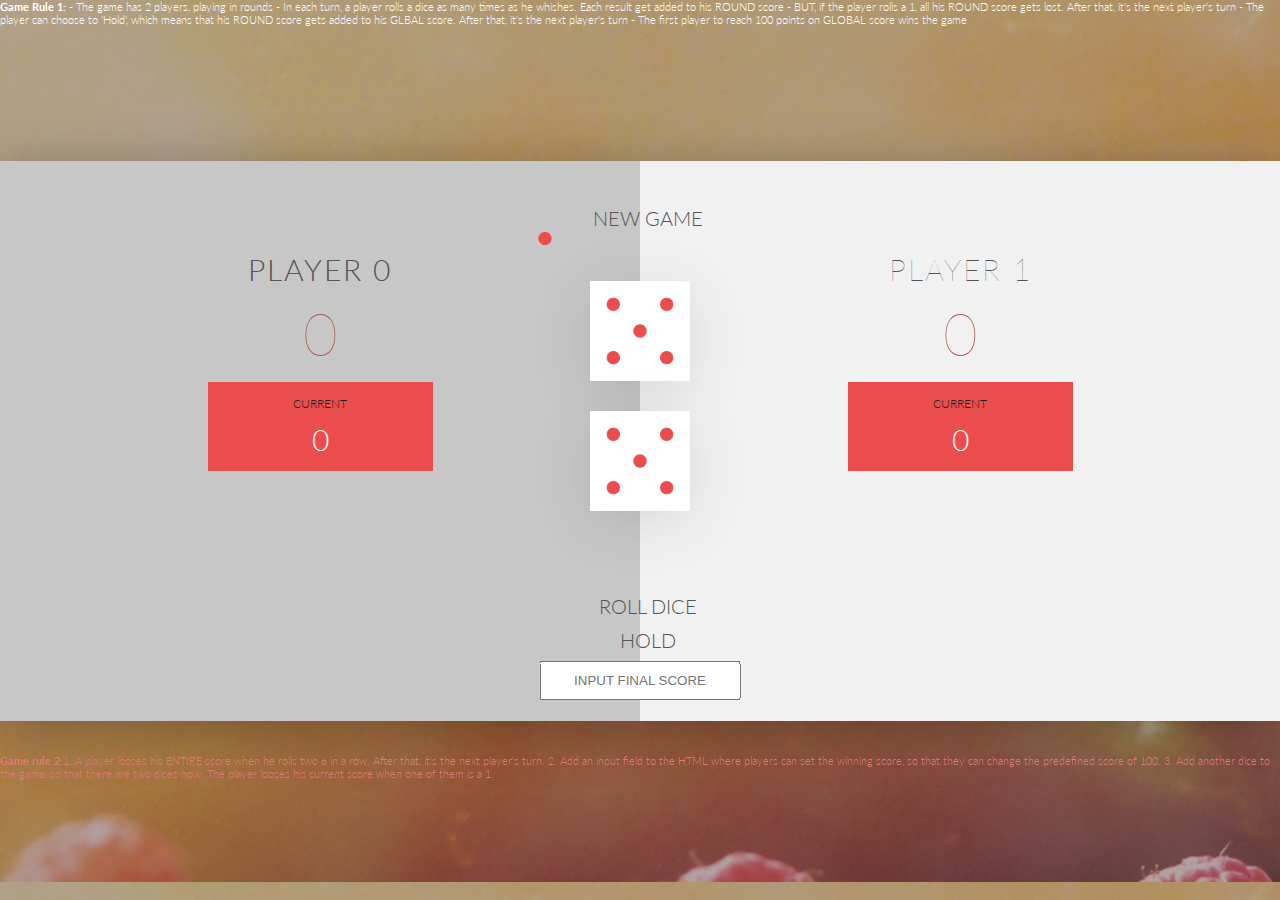
<file: projects/2_dice_game_js/index.html>
<!DOCTYPE html>
<html lang="en">

<head>
    <meta charset="UTF-8">
    <link href="https://fonts.googleapis.com/css?family=Lato:100,300,600" rel="stylesheet" type="text/css">
    <link href="http://code.ionicframework.com/ionicons/2.0.1/css/ionicons.min.css" rel="stylesheet" type="text/css">
    <link type="text/css" rel="stylesheet" href="style.css">

    <title>Pig Game</title>
</head>

<body>
    <p class="game-rule"><span>Game Rule 1: </span>- The game has 2 players, playing in rounds
        - In each turn, a player rolls a dice as many times as he whishes. Each result get added to his ROUND score
        - BUT, if the player rolls a 1, all his ROUND score gets lost. After that, it's the next player's turn
        - The player can choose to 'Hold', which means that his ROUND score gets added to his GLBAL score. After that,
        it's the next player's turn
        - The first player to reach 100 points on GLOBAL score wins the game</p>
    <div class="wrapper clearfix">
        <div class="player-0-panel active">
            <div class="player-name" id="name-0">Player 1</div>
            <div class="player-score" id="score-0">43</div>
            <div class="player-current-box">
                <div class="player-current-label">Current</div>
                <div class="player-current-score" id="current-0">11</div>
            </div>
        </div>

        <div class="player-1-panel">
            <div class="player-name" id="name-1">Player 2</div>
            <div class="player-score" id="score-1">72</div>
            <div class="player-current-box">
                <div class="player-current-label">Current</div>
                <div class="player-current-score" id="current-1">0</div>
            </div>
        </div>

        <button class="btn-new"><i class="ion-ios-plus-outline"></i>New game</button>
        <button class="btn-roll"><i class="ion-ios-loop"></i>Roll dice</button>
        <button class="btn-hold"><i class="ion-ios-download-outline"></i>Hold</button>

        <input type="text" placeholder="Input Final Score" class="input-score">

        <img src="dice-5.png" alt="Dice" class="dice" id="dice-1">
        <img src="dice-5.png" alt="Dice" class="dice" id="dice-2">
    </div>

    <div class="clearfix"></div>
    <p class="game-rule-2"><span>Game rule 2:</span>1. A player looses his ENTIRE score when he rolls two 6 in a row.
        After that, it's the next player's turn. 2. Add an input field to the HTML where players can set the winning
        score, so that they can change the predefined score of 100. 3. Add another dice to the game, so that there are
        two dices now. The player looses his current score when one of them is a 1. </p>
    <!-- <script src="app.js"></script> -->
    <script src="additional-condition.js"></script>
</body>

</html>
</file>
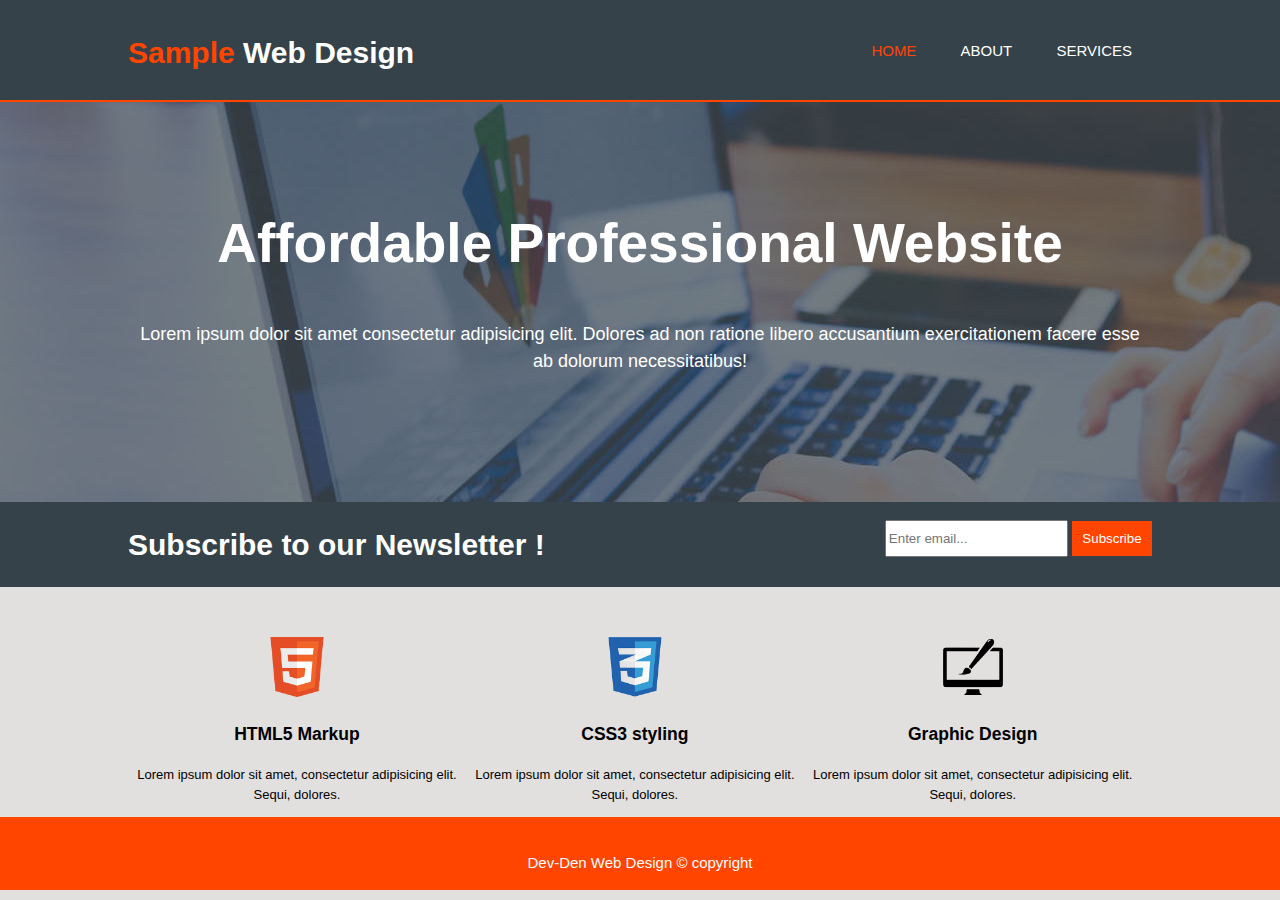
<file: projects/acme/index.html>
<!DOCTYPE html>
<html lang="en">


<head>
    <meta charset="UTF-8">
    <meta name="viewport" content="width=device-width">
    <meta http-equiv="X-UA-Compatible" content="ie=edge">
    <meta name="description" content="Affordable and professional web design">
    <meta name="keywords" content="web design, affordable web design, professional web design">
    <meta name="author" content="Joe">
    <link rel="stylesheet" href="style.css">
    <title>Sample Website</title>
</head>

<body>
    <header>
        <div class="container">
            <div id="branding">
                <h1><span class="highlight">Sample</span> Web Design</h1>
            </div>
            <nav>
                <ul>
                    <li class="current"><a href="index.html">Home</a></li>
                    <li><a href="about.html">About</a></li>
                    <li><a href="services.html">Services</a></li>
                </ul>
            </nav>
        </div>
    </header>

    <section id="showcase">
        <div class="container">
            <h1>Affordable Professional Website</h1>
            <p>Lorem ipsum dolor sit amet consectetur adipisicing elit. Dolores ad non ratione libero accusantium
                exercitationem facere esse ab dolorum necessitatibus!</p>

        </div>
    </section>

    <section id="newsletter">
        <div class="container">
            <h1> Subscribe to our Newsletter !</h1>
            <form>
                <input type="email" placeholder="Enter email...">
                <button type="submit" class="button_1">Subscribe</button>
            </form>
        </div>
    </section>

    <section id="boxes">
        <div class="container">
            <div class="box">
                <img src="img/logo_html.png" alt="">
                <h3>HTML5 Markup</h3>
                <p>Lorem ipsum dolor sit amet, consectetur adipisicing elit. Sequi, dolores.</p>
            </div>
            <div class="box">
                <img src="img/logo_css.png" alt="">
                <h3>CSS3 styling</h3>
                <p>Lorem ipsum dolor sit amet, consectetur adipisicing elit. Sequi, dolores.</p>
            </div>
            <div class="box">
                <img src="img/logo_brush.png" alt="">
                <h3>Graphic Design</h3>
                <p>Lorem ipsum dolor sit amet, consectetur adipisicing elit. Sequi, dolores.</p>
            </div>
        </div>
    </section>


    <footer>
        <p>Dev-Den Web Design &copy; copyright</p>
    </footer>
</body>

</html>
</file>
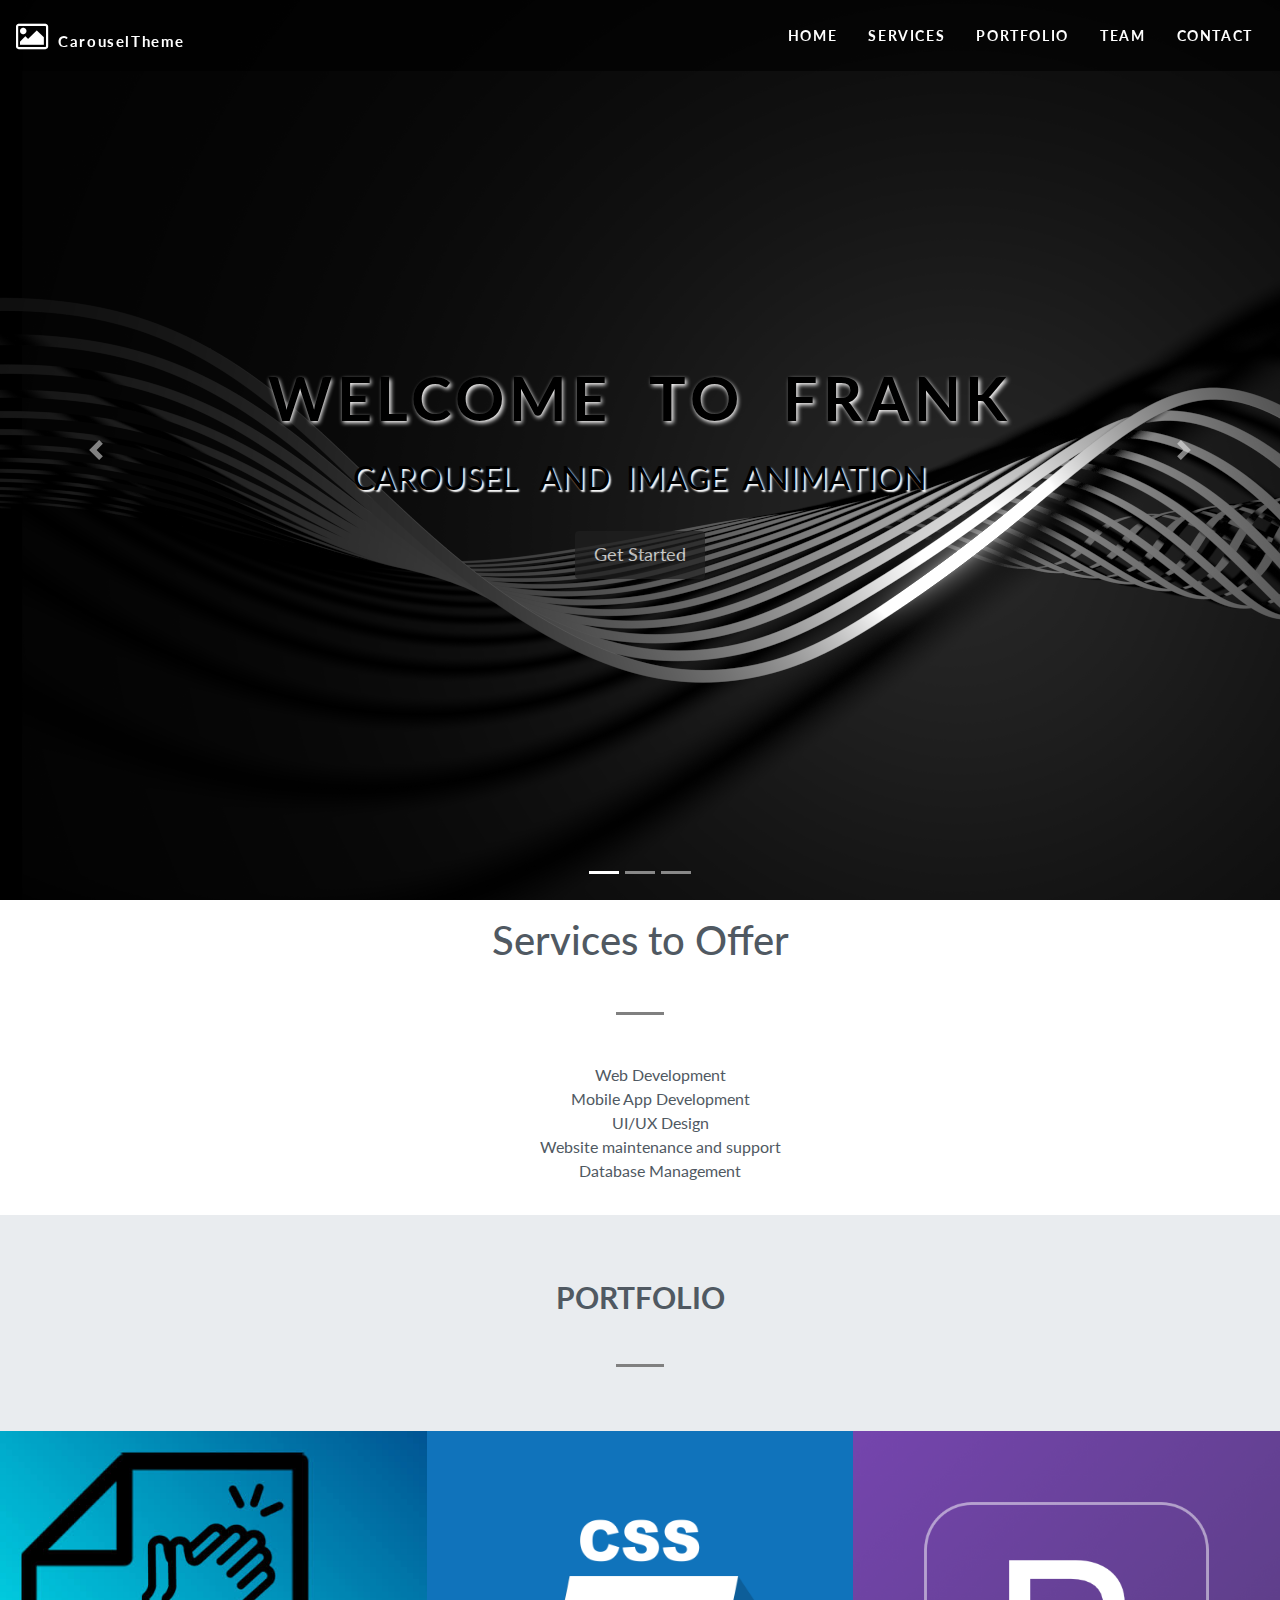
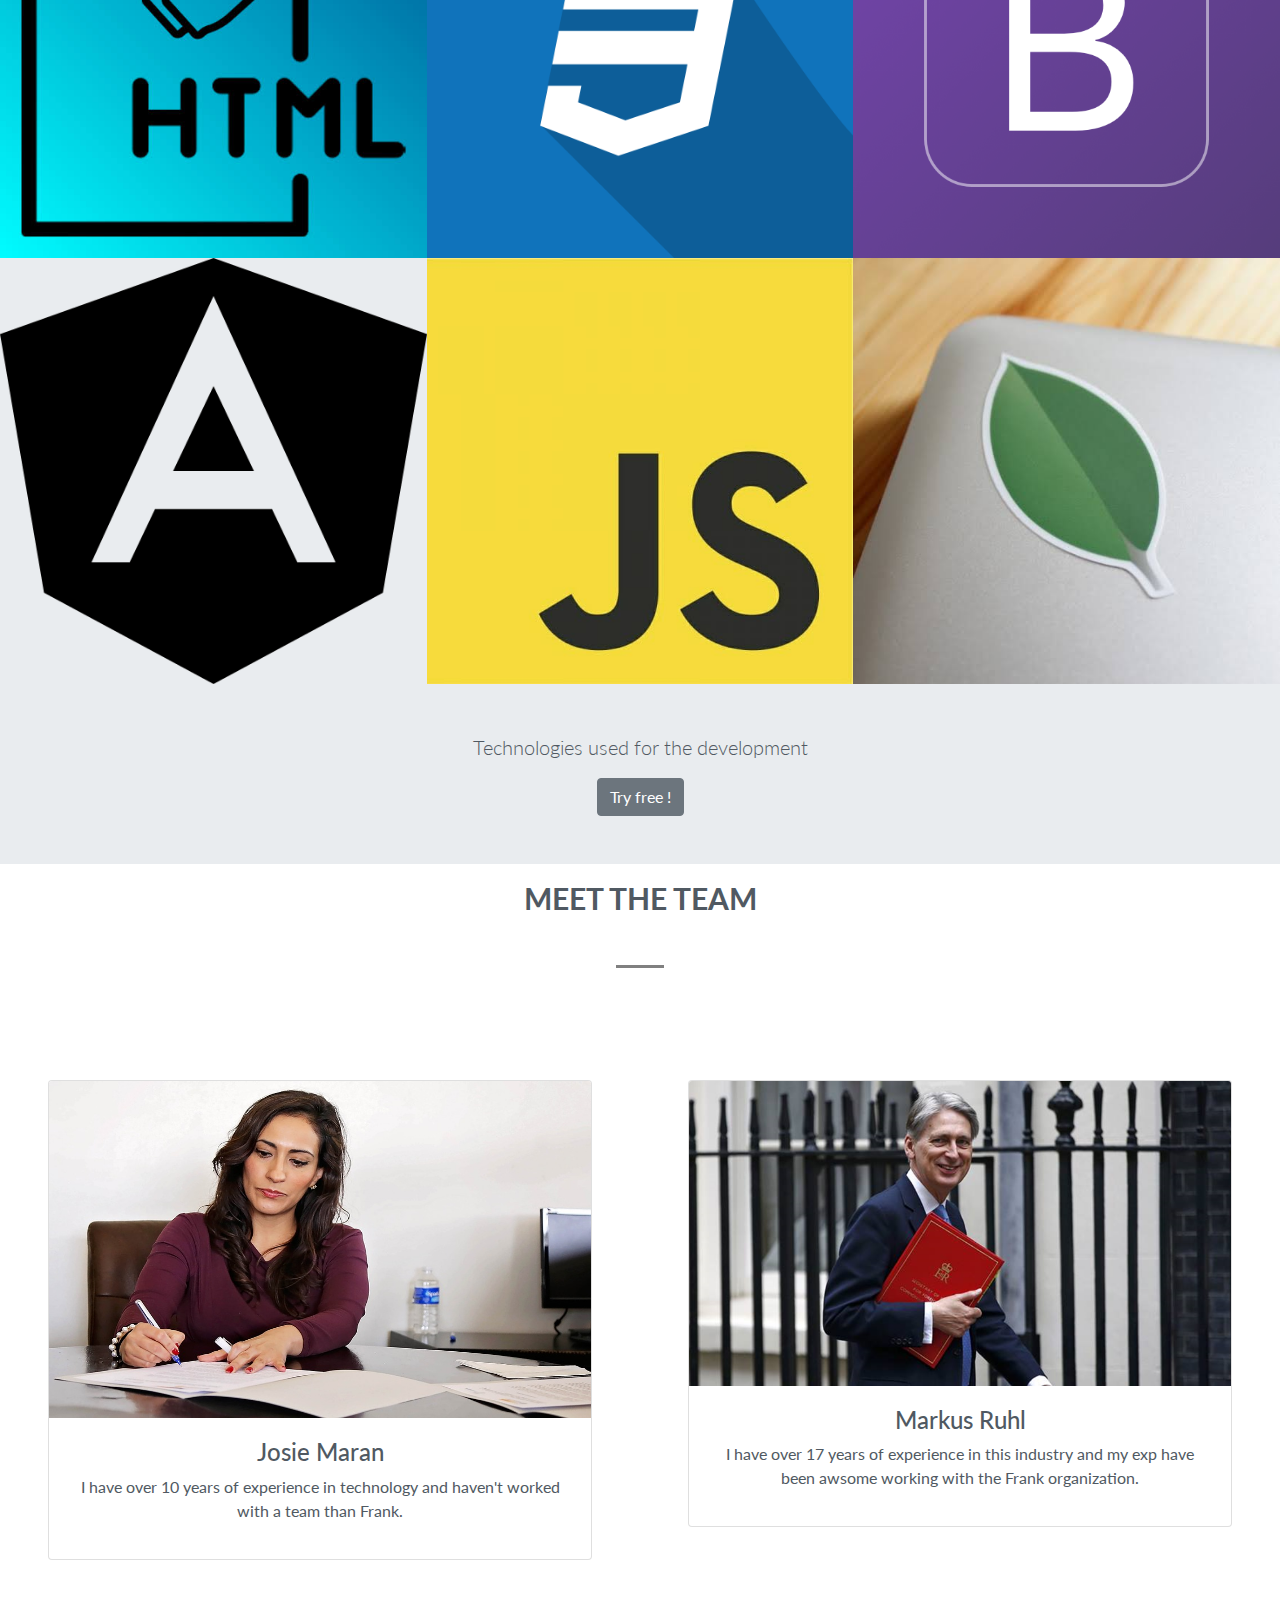
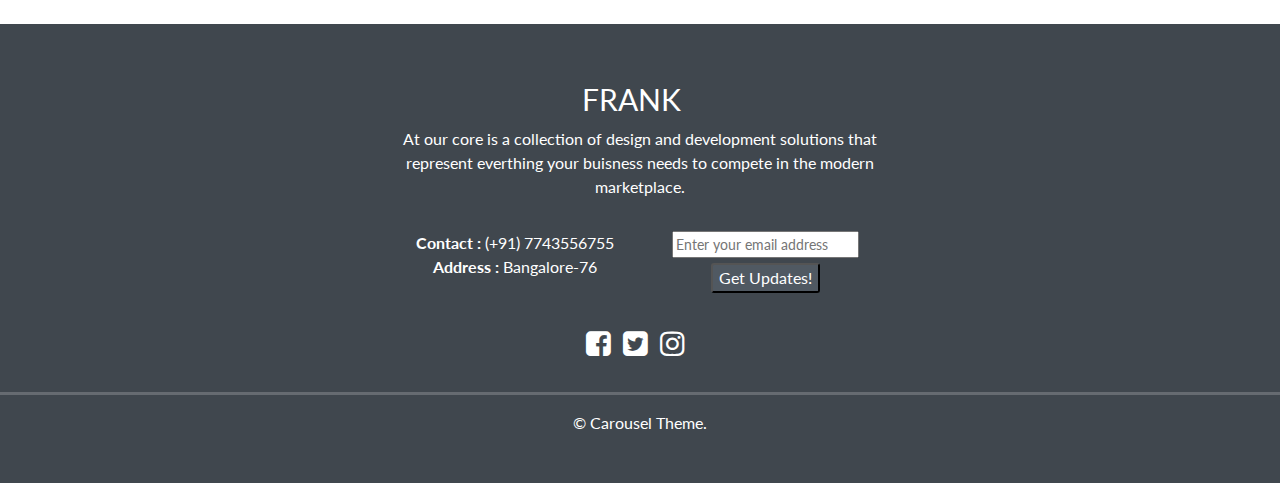
<file: projects/bootstrap4_slider/index.html>
<!DOCTYPE html>
<html lang="en">

<head>
	<meta charset="utf-8">
	<meta name="viewport" content="width=device-width, initial-scale=1">
	<title>Carousel Theme</title>
	<link rel="stylesheet" href="https://stackpath.bootstrapcdn.com/font-awesome/4.7.0/css/font-awesome.min.css">
	<link rel="stylesheet" href="bootstrap-4.1.3-dist/css/bootstrap.min.css">
	<link rel="stylesheet" href="style.css">
	<link rel="stylesheet" href="css/fixed.css">
</head>

<body data-spy='scroll' data-target='#navbarResponsive'>

	<!-- home -->
	<div id='home'>
		<!-- navbar -->
		<nav class="navbar navbar-expand-md navbar-dark bg-dark fixed-top">
			<a class="navbar-brand" href='index.html'> <span class="sun"></span> <i class="fa fa-picture-o"
					aria-hidden="true"></i>
				<span>CarouselTheme</span></a>
			<button class="navbar-toggler" type="button" data-toggle='collapse' data-target='#navbarResponsive'>
				<span class="navbar-toggler-icon"></span>
			</button>

			<div class="collapse navbar-collapse" id='navbarResponsive'>
				<ul class="navbar-nav ml-auto">
					<li class="nav-item">
						<a href='index.html'>Home</a>
					</li>
					<li class="nav-item">
						<a href='#course'>Services</a>
					</li>
					<li class="nav-item">
						<a href='#portfolio'>Portfolio</a>
					</li>
					<li class="nav-item">
						<a href='#team'>Team</a>
					</li>
					<li class="nav-item">
						<a href='#contact'>Contact</a>
					</li>
				</ul>
			</div>
		</nav>

		<!-- image slider -->
		<div id="carouselExampleIndicators" class="carousel slide" data-interval='7000'>
			<ol class="carousel-indicators">
				<li data-target='#carouselExampleIndicators' data-slide-to='0' class="active"></li>
				<li data-target='#carouselExampleIndicators' data-slide-to='1'></li>
				<li data-target='#carouselExampleIndicators' data-slide-to='2'></li>
			</ol>
			<div class="carousel-inner" role='listbox'>
				<div class="carousel-item active" style="background-image: url(img/computers.png);">
					<div class="carousel-caption text-center">
						<h1>Welcome &nbsp;to &nbsp;Frank</h1>
						<h3>Carousel &nbsp; and &nbsp;image &nbsp;animation</h3>
						<button class="btn btn-outline-light btn-lg" href="course">Get Started</button>
					</div>
				</div>
				<div class="carousel-item" style="background-image: url(img/computers-2.png);">
					<div class="carousel-caption text-center">
						<h1>Welcome to Frank</h1>
						<h3>Carousel &nbsp; and &nbsp;image &nbsp;animation</h3>
						<button class="btn btn-outline-light btn-lg" href="course">Get Started</button>
					</div>
				</div>
				<div class="carousel-item" style="background-image: url(img/computers-3.png);">
					<div class="carousel-caption text-center">
						<h1>Welcome to Frank</h1>
						<h3>Carousel &nbsp; and &nbsp;image &nbsp;animation</h3>
						<button class="btn btn-outline-light btn-lg" href="course">Get Started</button>
					</div>
				</div>
			</div>
			<a href="#carouselExampleIndicators" class="carousel-control-prev" role="button" data-slide="prev">
				<span class="carousel-control-prev-icon" area-hiddien="true"></span>
			</a>
			<a href="#carouselExampleIndicators" class="carousel-control-next" role="button" data-slide="next">
				<span class="carousel-control-next-icon" area-hiddien="true"></span>
			</a>
		</div>
	</div>

	<!-- Services-->
	<div id="course" class="offset">
		<div class="col-12 narrow text-center">
			<h1>Services to Offer</h1>
			<div class="heading-underline"></div>
			<ul>
				<li>Web Development</li>
				<li>Mobile App Development</li>
				<li>UI/UX Design</li>
				<li>Website maintenance and support</li>
				<li>Database Management</li>
			</ul>
		</div>
	</div>

	<!-- portfolio -->
	<div id='portfolio'>
		<div class="jumbotron container-fluid">
			<div class="col-12 text-center">
				<h3 class="heading">Portfolio</h3>
				<div class="heading-underline"></div>
			</div>
			<div class="row no-padding">
				<div class="col-sm-4" style="padding: 0">
					<div class="portfolio">
						<a href="img/portfolio/1.png" target="_blank">
							<img src="img/portfolio/1.png" class="image1">
						</a>
					</div>
				</div>
				<div class="col-sm-4" style="padding: 0">
					<div class="portfolio">
						<a href="img/portfolio/2.png" target="_blank">
							<img src="img/portfolio/2.png" class="image1">
						</a>
					</div>
				</div>
				<div class="col-sm-4" style="padding: 0">
					<div class="portfolio">
						<a href="img/portfolio/3.png" target="_blank">
							<img src="img/portfolio/3.png" class="image1">
						</a>
					</div>
				</div>
				<div class="col-sm-4" style="padding: 0">
					<div class="portfolio">
						<a href="img/portfolio/4.png" target="_blank">
							<img src="img/portfolio/4.png" class="image1">
						</a>
					</div>
				</div>
				<div class="col-sm-4" style="padding: 0">
					<div class="portfolio">
						<a href="img/portfolio/5.png" target="_blank">
							<img src="img/portfolio/5.png" class="image1">
						</a>
					</div>
				</div>
				<div class="col-sm-4" style="padding: 0">
					<div class="portfolio">
						<a href="img/portfolio/6.png" target="_blank">
							<img src="img/portfolio/6.png" class="image1">
						</a>
					</div>
				</div>
				<div class="narrow text-center">
					<div class="col-12">
						<p class="lead">Technologies used for the development</p>
						<a class="btn btn-secondary btn-md" href="#" target="_blank">Try free ! </a>
					</div>
				</div>
			</div>
		</div>
	</div>

	<!-- team -->
	<div id='team' class="offset">
		<div class="col-12 text-center">
			<h3 class="heading">Meet the Team</h3>
			<div class="heading-underline"></div>
		</div>
		<div class="row padding">
			<div class="col-md-6">
				<div class="card text-center">
					<img class="card-img-top" src="img/team/team3.png">
					<div class="card-body">
						<h4>Josie Maran</h4>
						<p>I have over 10 years of experience in technology and haven't worked with a team than Frank.
						</p>
					</div>
				</div>
			</div>
			<div class="col-md-6">
				<div class="card text-center">
					<img class="card-img-top" src="img/team/team2.png">
					<div class="card-body">
						<h4>Markus Ruhl</h4>
						<p>I have over 17 years of experience in this industry and my exp have been awsome working with
							the Frank organization.</p>
					</div>
				</div>
			</div>
		</div>
	</div>

	<!-- contact -->
	<div id='contact' class="offset">
		<a class="anchor" name="contact"></a>
		<footer>

			<div class="row justify-content-center">
				<div class="col-md-5 text-center">
					<span class="navbar-brand">Frank</span>
					<p>At our core is a collection of design and development solutions that represent everthing your
						buisness needs to compete in the modern marketplace.</p>
					<div class="updates">
						<div class="col-md-6">
							<strong>Contact : </strong><span>(+91) 7743556755</span>
							<p>
								<strong>Address : </strong><span>Bangalore-76</span>
							</p>
						</div>
						<div class="col-md-6">
							<form method="GET">
								<input type="text" placeholder="Enter your email address">									
								<button name="submit" type="Submit">Get Updates!</button>
							</form>
						</div>
					</div>
					<a href="#" target="_blank"><i class="fa fa-facebook-square"></i></a>
					<a href="#" target="_blank"><i class="fa fa-twitter-square"></i></a>
					<a href="#" target="_blank"><i class="fa fa-instagram"></i></a>
				</div>
				<hr class="socket">&copy; Carousel Theme.
			</div>
		</footer>
	</div>

	<!--- Script Source Files -->
	<script src="js/jquery-3.3.1.min.js"></script>
	<script src="bootstrap-4.1.3-dist/js/bootstrap.min.js"></script>
</body>

</html>
</file>
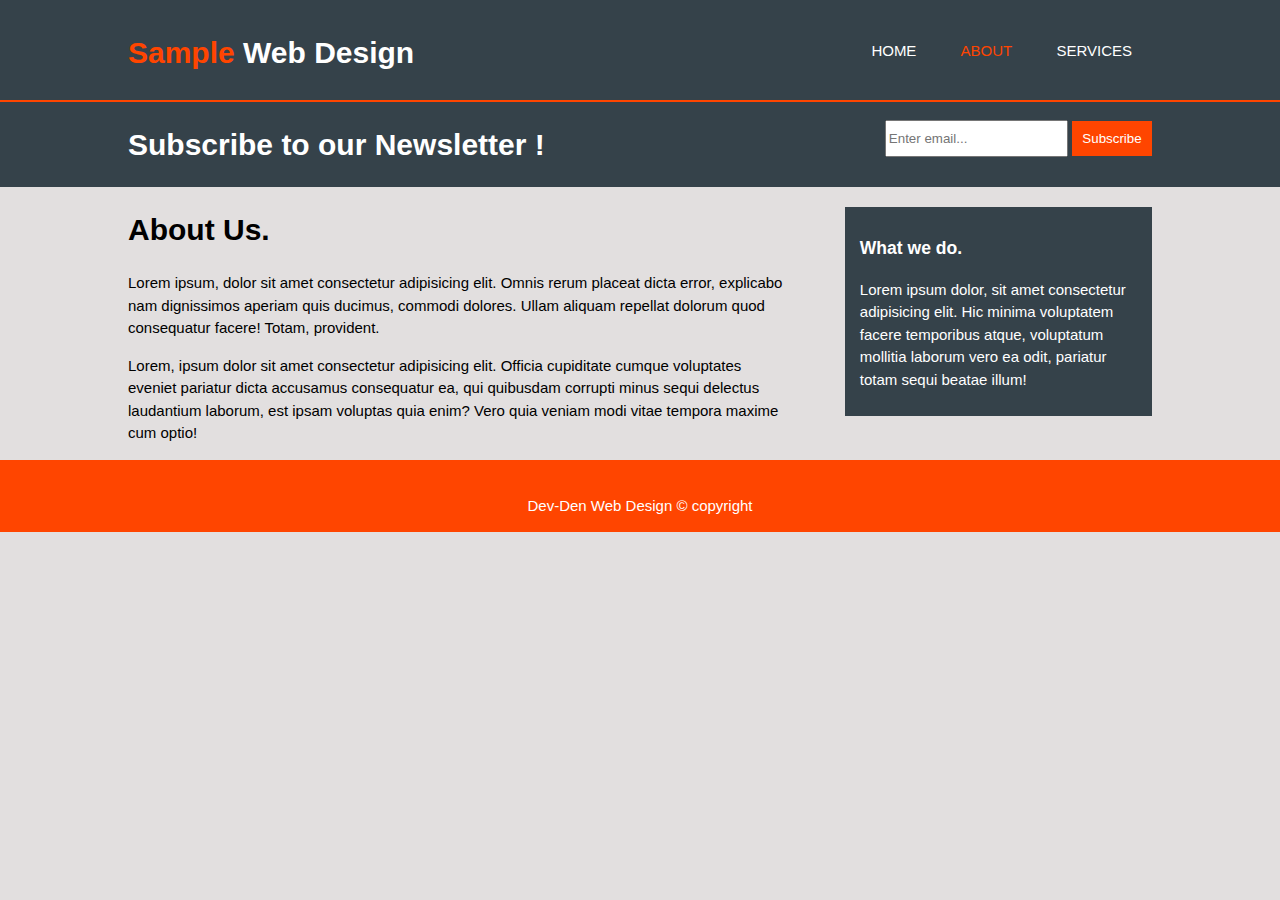
<file: projects/acme/about.html>
<!DOCTYPE html>
<html lang="en">

<head>
    <meta charset="UTF-8">
    <meta name="viewport" content="width=device-width">
    <meta http-equiv="X-UA-Compatible" content="ie=edge">
    <meta name="description" content="Affordable and professional web design">
    <meta name="keywords" content="web design, affordable web design, professional web design">
    <meta name="author" content="Joe">
    <link rel="stylesheet" href="style.css">
    <title>Sample Website/About</title>
</head>

<body>
    <header>
        <div class="container">
            <div id="branding">
                <h1><span class="highlight">Sample</span> Web Design</h1>
            </div>
            <nav>
                <ul>
                    <li><a href="index.html">Home</a></li>
                    <li class="current"><a href="about.html">About</a></li>
                    <li><a href="services.html">Services</a></li>
                </ul>
            </nav>
        </div>
    </header>



    <section id="newsletter">
        <div class="container">
            <h1> Subscribe to our Newsletter !</h1>
            <form>
                <input type="email" placeholder="Enter email...">
                <button type="submit" class="button_1">Subscribe</button>
            </form>
        </div>
    </section>

    <section id="main">
        <div class="container">
            <div id="main-col">
                <h1>About Us.</h1>
                <p>Lorem ipsum, dolor sit amet consectetur adipisicing elit. Omnis rerum placeat dicta error, explicabo
                    nam dignissimos aperiam quis ducimus, commodi dolores. Ullam aliquam repellat dolorum quod
                    consequatur facere! Totam, provident.</p>
                <p>Lorem, ipsum dolor sit amet consectetur adipisicing elit. Officia cupiditate cumque voluptates
                    eveniet pariatur dicta accusamus consequatur ea, qui quibusdam corrupti minus sequi delectus
                    laudantium laborum, est ipsam voluptas quia enim? Vero quia veniam modi vitae tempora maxime cum
                    optio!</p>

            </div>

            <aside id="side-bar">
                <div id="dark">
                    <h3>What we do.</h3>
                    <p>Lorem ipsum dolor, sit amet consectetur adipisicing elit. Hic minima voluptatem facere temporibus
                        atque, voluptatum mollitia laborum vero ea odit, pariatur totam sequi beatae illum!</p>
                </div>
            </aside>


        </div>
    </section>


    <footer>
        <p>Dev-Den Web Design &copy; copyright</p>
    </footer>
</body>

</html>
</file>
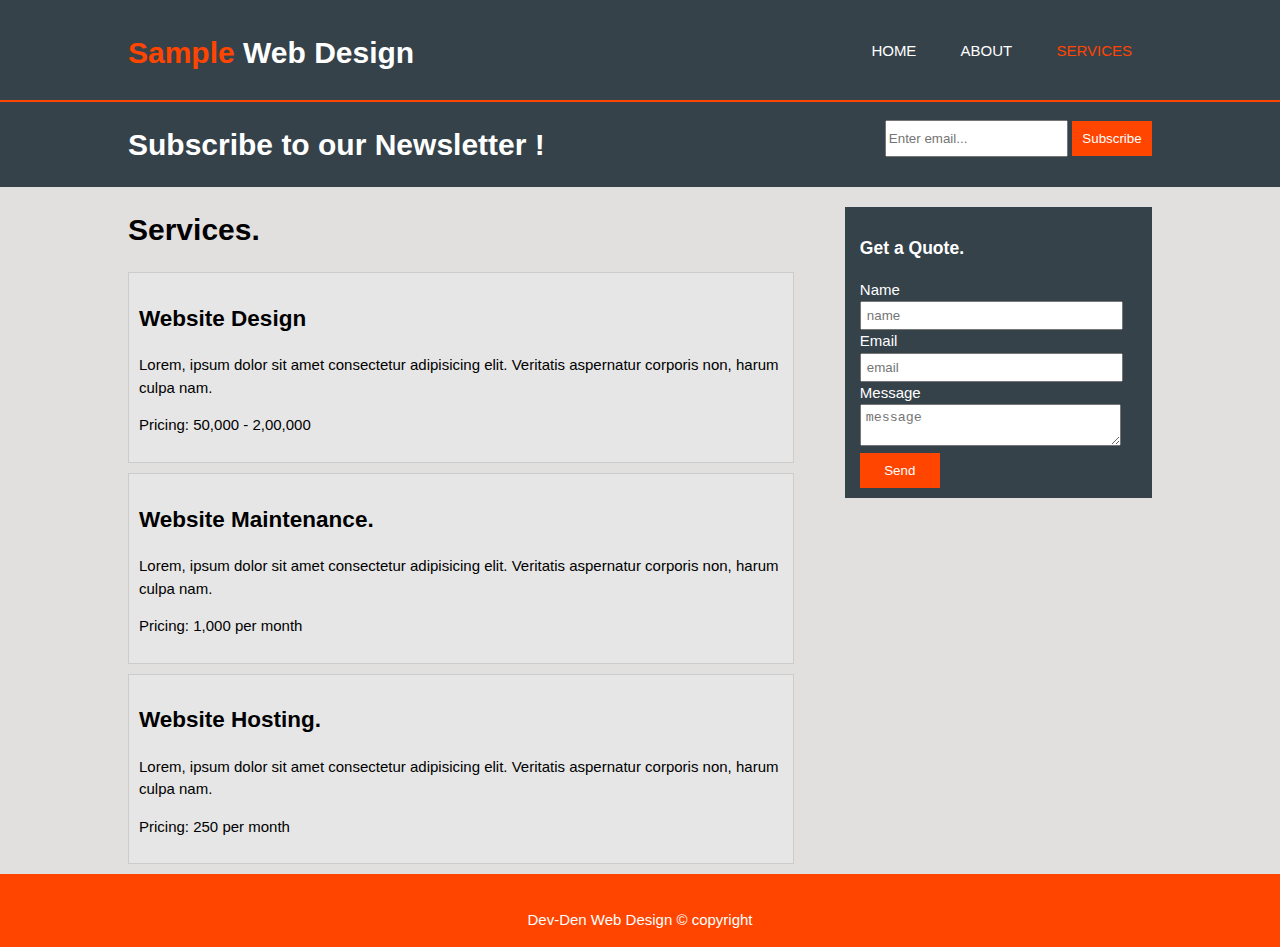
<file: projects/acme/services.html>
<!DOCTYPE html>
<html lang="en">

<head>
    <meta charset="UTF-8">
    <meta name="viewport" content="width=device-width">
    <meta http-equiv="X-UA-Compatible" content="ie=edge">
    <meta name="description" content="Affordable and professional web design">
    <meta name="keywords" content="web design, affordable web design, professional web design">
    <meta name="author" content="Joe">
    <link rel="stylesheet" href="style.css">
    <title>Sample Website/Services</title>
</head>

<body>
    <header>
        <div class="container">
            <div id="branding">
                <h1><span class="highlight">Sample</span> Web Design</h1>
            </div>
            <nav>
                <ul>
                    <li><a href="index.html">Home</a></li>
                    <li><a href="about.html">About</a></li>
                    <li class="current"><a href="services.html">Services</a></li>
                </ul>
            </nav>
        </div>
    </header>



    <section id="newsletter">
        <div class="container">
            <h1> Subscribe to our Newsletter !</h1>
            <form>
                <input type="email" placeholder="Enter email...">
                <button type="submit" class="button_1">Subscribe</button>
            </form>
        </div>
    </section>

    <section id="main">
        <div class="container">
            <div id="main-col">
                <h1>Services.</h1>
                <div class="blocks">
                    <h2>Website Design</h2>
                    <p>Lorem, ipsum dolor sit amet consectetur adipisicing elit. Veritatis aspernatur corporis non,
                        harum culpa nam.</p>
                    <p>Pricing: 50,000 - 2,00,000</p>
                </div>
                <div class="blocks">

                    <h2>Website Maintenance.</h2>
                    <p>Lorem, ipsum dolor sit amet consectetur adipisicing elit. Veritatis aspernatur corporis non,
                        harum culpa nam.</p>
                    <p>Pricing: 1,000 per month</p>
                </div>
                <div class="blocks">

                    <h2>Website Hosting.</h2>
                    <p>Lorem, ipsum dolor sit amet consectetur adipisicing elit. Veritatis aspernatur corporis non,
                        harum culpa nam.</p>
                    <p>Pricing: 250 per month</p>
                </div>
            </div>

            <aside id="side-bar">
                <div id="dark">
                    <h3>Get a Quote.</h3>
                    <form class="quote">
                        <div>
                            <label>Name</label><br>
                            <input type="text" placeholder="name">
                        </div>

                        <div>
                            <label>Email</label><br>
                            <input type="email" placeholder="email">
                        </div>

                        <div>
                            <label>Message</label><br>
                            <textarea placeholder="message"></textarea>
                        </div>

                        <button type="submit" class="button_1">Send</button>
                    </form>
                </div>
            </aside>


        </div>
    </section>


    <footer>
        <p>Dev-Den Web Design &copy; copyright</p>
    </footer>
</body>

</html>
</file>
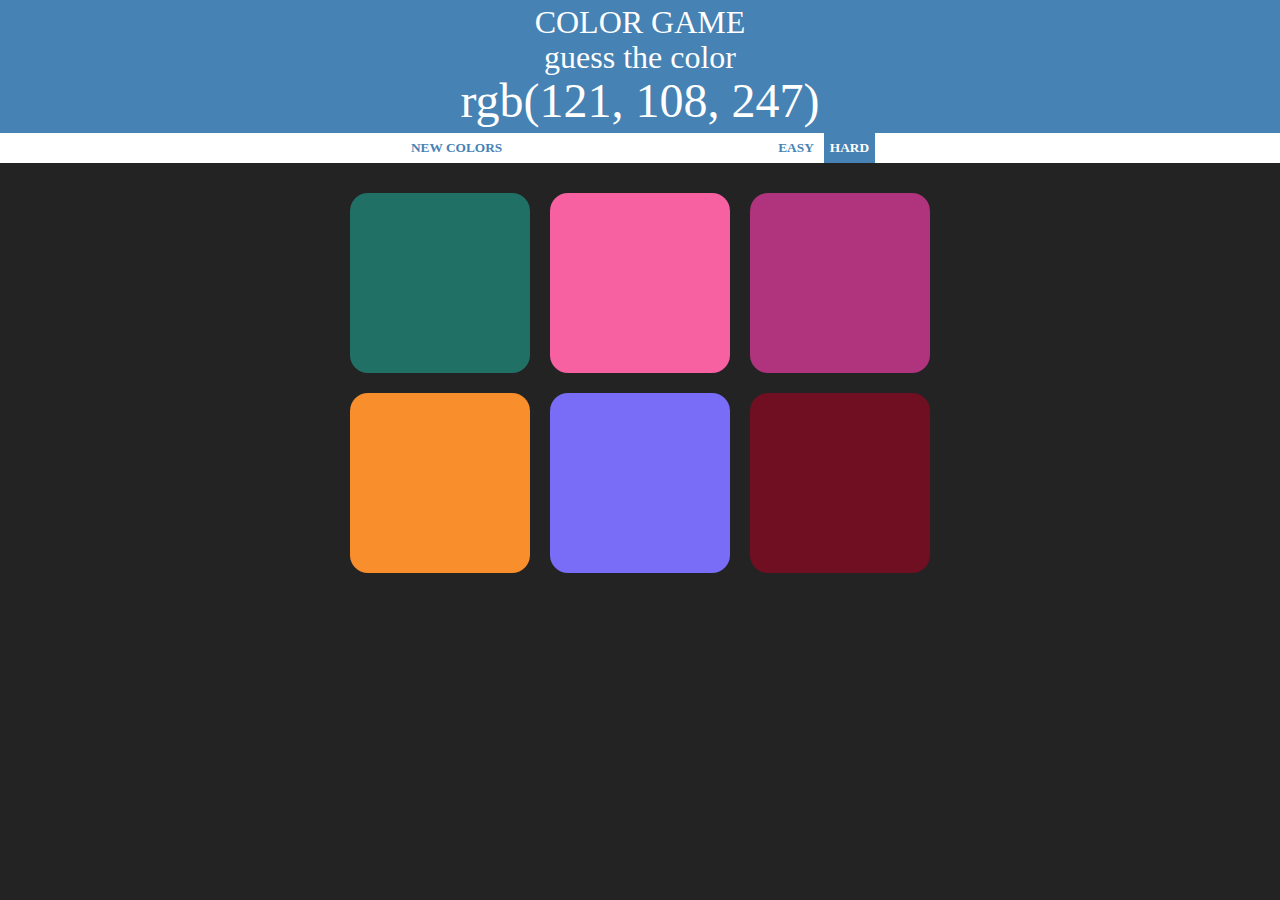
<file: projects/color_guess_game/colorGuessGame.html>
<!DOCTYPE html>
<html>
<head>
	<title>Color Game</title>
	<link rel="stylesheet" type="text/css" href="colorGuessGame.css">
</head>
<body>
<h1>
	Color Game <br>
	<span id="color">guess the color</span> <br><span id="colorDisplay">rgb</span>
</h1>

<div id='stripe'>
	<button  id='reset'>New Colors</button>
	<span id="message"></span>
	<button id='easyBtn'>EASY</button>
	<button id='hardBtn' class="selected">HARD</button>
</div>

<div id="container">
	<div class="square"></div>
	<div class="square"></div>
	<div class="square"></div>
	<div class="square"></div>
	<div class="square"></div>
	<div class="square"></div>
</div>

<script type="text/javascript" src="colorGuessGame.js"></script>
</body>
</html>
</file>
<file: projects/2_dice_game_js/style.css>
* {
    margin: 0;
    padding: 0;
    box-sizing: border-box;

}

html {
    font-size: 62.5%;
}

.input-score {
    position: absolute;
    left: 50%;
    transform: translateX(-50%);
    top: 50rem;
    padding: 1rem;
    text-transform: uppercase;
    text-align: center;
}

.input-score:focus {
    outline: none;
}

#dice-1 {
    top: 12rem;
}

#dice-2 {
    top: 25rem;
}



.clearfix::after {
    content: "";
    display: table;
    clear: both;
}

body {
    background-image: linear-gradient(rgba(62, 20, 20, 0.4), rgba(62, 20, 20, 0.4)), url(back.jpg);
    background-size: cover;
    background-position: center;
    font-family: Lato;
    font-weight: 300;
    position: relative;
    height: 98vh;
    color: #555;
}

.wrapper {
    width: 1000px;
    width: 100%;
    position: absolute;
    top: 50%;
    left: 50%;
    transform: translate(-50%, -50%);
    background-color: rgb(241, 241, 241);
    box-shadow: 0px 1rem 5rem rgba(0, 0, 0, 0.3);
    overflow: hidden;
}

.player-0-panel,
.player-1-panel {
    width: 50%;
    float: left;
    height: 56rem;
    padding: 7rem;
}

.game-rule {
    color: #fff;
    font-size: 110%;
}

.game-rule span {
    font-weight: 700;
}

.game-rule-2 {
    position: fixed;
    bottom: 12rem;
    color: rgb(224, 121, 121);
    font-size: 110%;
}

.game-rule-2 span {
    font-weight: 700;
}

/*
PLAYERS
*/



.player-name {
    font-size: 3rem;
    text-align: center;
    text-transform: uppercase;
    letter-spacing: .2rem;
    font-weight: 100;
    margin-top: 2rem;
    margin-bottom: 1rem;
    position: relative;
}

.player-score {
    text-align: center;
    font-size: 6rem;
    font-weight: 100;
    color: #b65252;
    margin-bottom: 1.3rem;
}

.active {
    background-color: #c7c7c7;
}

.active .player-name {
    font-weight: 300;
}

.active .player-name::after {
    content: "\2022";
    font-size: 4.47rem;
    position: absolute;
    color: #EB4D4D;
    top: -4.3rem;
    right: 1rem;

}

.player-current-box {
    background-color: #EB4D4D;
    color: #fff;
    /* width: 45%; */
    max-width: 45%;
    min-width: 89px;
    margin: 0 auto;
    padding: 1.4rem;
    text-align: center;
    /* display: inline-block; */
}

.player-current-label {
    text-transform: uppercase;
    margin-bottom: 1rem;
    font-size: 1.2rem;
    color: #222;
    min-width: 77px;
}

.player-current-score {
    font-size: 3rem;
}

button {
    position: absolute;
    width: 20rem;
    left: 50%;
    transform: translateX(-50%);
    color: #555;
    background: none;
    border: none;
    font-family: Lato;
    font-size: 2rem;
    text-transform: uppercase;
    cursor: pointer;
    font-weight: 300;
    transition: background-color 0.3s, color 0.3s;
}

button:hover {
    font-weight: 600;
}

button:hover i {
    margin-right: 2rem;
}

button:focus {
    outline: none;
}

i {
    color: #EB4D4D;
    display: inline-block;
    margin-right: 1.5rem;
    font-size: 3.2rem;
    line-height: 1;
    vertical-align: text-top;
    margin-top: -.4rem;
    transition: margin 0.3s;
}

.btn-new {
    top: 4.5rem;
}

.btn-roll {
    top: 43.3rem;
}

.btn-hold {
    top: 46.7rem;
}

.dice {
    position: absolute;
    left: 50%;
    top: 17.8rem;
    transform: translateX(-50%);
    height: 10rem;
    box-shadow: 0px 1rem 6rem rgba(0, 0, 0, 0.10);
}

.winner {
    background-color: #f7f7f7;
}

.winner .player-name {
    font-weight: 300;
    color: #EB4D4D;
}
</file>
<file: projects/acme/style.css>
body{
    font: 15px/1.5 Arial, Helvetica, sans-serif;
    /* above = size, line height, font family */
    padding: 0;
    /* border: 0; */
    margin: 0;
    background-color: #e2dfdf;
}

/* global */
.container{
    width: 80%;
    margin: auto;
    overflow: hidden;
}

ul{
    padding: 0;
    margin: 0;
}

.button_1{
    background-color: orangered;
    border: 0;
    height: 35px;
    width: 80px;
    padding: 0 10px;
    color: #fff;
}

#dark{
    background-color: #35424a;
    color: #fff;
    padding: 10px 15px;
}

/* header */
header{
    background-color: #35424a;
    color: #fff;
    padding-top: 30px;
    min-height: 70px;
    border-bottom: orangered 2px solid;
}

header a{
    color: #fff;
    text-decoration: none;
    text-transform: uppercase;
    font: 16px;
}

header li{
    /* float: left; */
    display: inline;
    padding: 0 20px;
}

header h1{
    margin: 0;
}

#branding{
    float: left;
}

header nav{
    float: right;
    padding-top: 10px;
}

.highlight, .current a{
    color: orangered
}

header a:hover{
    color: orangered;
    font-weight: bold;
}

/* showcase */
#showcase{
    background:url('img/showcase.jpg') no-repeat 0 -400px;
    min-height: 400px;
    color: #fff;
    text-align: center;
}

#showcase h1{
    font-size: 55px;
    margin-top: 100px;
}

#showcase p{
    font-size: 18px;
}

/* newletter */
#newsletter{
    background-color: #35424a;
}

#newsletter h1{
    float: left;
    color: #fff;
}

#newsletter form{
    float: right;
    margin-top: 18px;
}

#newsletter input{
    width: 175px;
    height: 31px;
}

/* boxes */
#boxes{
    margin-top: 50px;
}

#boxes .box{
    float: left;
    width: 33%;
    text-align: center;
}

#boxes img{
    width:60px;
}

#boxes p{
    font-size: 13px;
}

/* footer */
footer{
    padding-top: 20px;
    padding-bottom: 15px;
    background-color: orangered;
    color: #fff;
    text-align: center;
    
}

footer p{
    margin-bottom: 0;
}

/* ABOUT PAGE */
#side-bar{
    float: right;
    width: 30%;
    margin-top: 20px;
    margin-bottom: 20px;
}

#main-col{
    float: left;
    width: 65%;
}

/* SERVICES */  
.quote div{
    margin: 0 auto;
}

.blocks{
    background-color: #e6e6e6;
    border: #cccccc 1px solid;
    margin-bottom: 10px;
    padding: 10px;
}

.quote input,.quote textarea{
    padding: 5px;
    width: 90%;
}

/* MEDIA QUERIES */
@media(max-width: 768px){   
    header #branding,
    header nav,
    #newsletter h1,
    #newsletter form, 
    #boxes .box,
    #side-bar,
    #main-col{
        float: none;
        text-align: center;
        width: 100%;
        
    }
    header nav{
        margin-bottom: 10px;
    }
    #newsletter .button_1,
    #side-bar .button_1,
    #side-bar .button_1{
        display: block;
        width: 100%;
        margin-bottom: 10px;
    }
    #newsletter input{
        width: 100%;
        margin-bottom: 10px;
    }
    #boxes .box{
        width: 100%;
    }
    #side-bar .button_1{
        margin-top: 10px;
    }

}
</file>
<file: projects/bootstrap4_slider/style.css>
@import url('https://fonts.googleapis.com/css?family=Lato:400,700&display=swap');

html {
	scroll-behavior: smooth;
}

/* scollbar */
body{
	overflow: auto;
}
::-webkit-scrollbar{
	background: #000000;
	transition: .3s;
}
body::-webkit-scrollbar-track {
	background: #40474e; 
}

body::-webkit-scrollbar-thumb {
	background: rgb(255, 255, 255); 
	border-radius: 3px;
  }

body{
	overflow-x: hidden;
	font-family: 'Lato', sans-serif;
	color: #505962;
}

.offset:before{
	height: 3.8rem;
	margin-top: -3.8rem;
	content: "";
	display: block;
}

/*navbar*/

.navbar{
	text-transform: uppercase;
	font-weight: bold;
	font-size: .9rem;
	letter-spacing: .1rem;
	background: rgba(0,0,0,.6)!important;
	margin-bottom: 30px
}

.navbar-brand span{
	text-transform: initial;
	font-size: .5em;
}
div ul li a{
	padding-left: 20px;
	color: white;
}

.navbar-brand img{
	height: 2rem;
}
.navbar-nav{
	align-items: center;
	line-height: 2rem;
}

.navbar-nav li{
	padding-right: 0.7rem;
}

.navbar-dark .navbar-nav .nav-link{
	color: white;
	padding-top: .8rem; 
}

.navbar-dark .navbar-nav .nav-link.active,
.navbar-dark .navbar-nav .nav-link:hover{
	color: #1ebba3;
}

.collapse a:hover{
	color: #807e7e;
	text-decoration: none;
	text-shadow: .1rem .1rem .1rem rgb(255, 254, 254);
	transition: .2s;
	
}
/*slider*/


.carousel-item{
	height: 100vh;
	background-repeat: no-repeat;
 	align-items: center
}

.carousel-inner{
	height: 100%;
}
/* .carousel-item{
	
} */
.carousel-caption{
	position: absolute;
	top: 38%;
	text-transform: uppercase;
	width: 100%;
	left: 0;
	right: 0;
}

.carousel-caption h1{
	font-size: 3.8rem;
	font-weight: 700;
	letter-spacing: .3rem;
	color: rgb(0, 0, 0);
	text-shadow: .1rem .1rem .25rem rgb(255, 254, 254);
	padding-bottom: 1rem;
}

.carousel-caption h3{
	font-size: 2rem;
	text-shadow: .1rem .1rem .1rem rgb(255, 255, 255);
	padding-bottom: 1.6rem;
	color: rgb(0, 0, 0);
}

.btn-lg{
	border-width: medium;
	border-radius: 0;
	font-size: 1.1rem;
	color:	white;
	border-color: rgb(32, 32, 32);
	background: rgb(32, 32, 32);
	border-radius: 4px;
	transition: .5s;
	opacity: .7;
}

/* services */

#course li{
	list-style-type: none;
}

.narrow{
	width: 75%;
	margin: 0 auto;
	padding-top: 2rem;
}


.jumbotron{
	border-radius: 0;
	padding: 3rem 0 2rem;
	margin-bottom: 0;
}

.heading{
	font-size: 1.9rem;
	font-weight: 700;
	text-transform: uppercase;
}

.heading-underline{
	width: 3rem;
	height: .2rem;
	background-color: grey;
	margin: 3rem auto;
}

/*portfolio*/
.portfolio img{
	max-width: 100%;
	max-height: 600px;
	padding: 0;
	margin: 0;
	transition: transform .5s ease;
	/* border: 5px solid #505962 */
}

.portfolio img:hover{
	transform: scale(1.1);
	cursor: zoom-in;
}

/* team */

.portfolio{
	overflow: hidden;
}

.card{
	margin:2rem;
	
}

.card img{
	max-height: 337px;
}


/*contact*/	
footer{
	background-color: #40474e;
	color: white;
	padding: 2rem 0 3rem;
	margin-top: 1rem;
	margin-bottom: 0;

}

footer img{
	height: 3rem;
	margin: 1.5rem 0;
}

footer a{
	color: white;
}

footer .fa{
	font-size: 1.8rem;
	margin: 1.2rem .5rem 0 0;
}

footer .fa:hover{
	color: grey;
	transition: .4s;
}

.socket{
	border-top: .2rem solid #666b71;
	width: 100%;
}

.updates form{
	background-color: #40474e!important;
}

.updates{
	display: flex;
}

.updates form{
	background: white;
	color: #000000
}

.updates input{
	font-size: .9em
}

.updates button{
	margin-top: 2%;
	border-radius: 3px;
	outline: none;
	background-color: #505962;
	color: white; 
}

.updates button:hover{
	transform: scaleZ(2);
}
/*media queries*/

@media (max-width: 767px){
	.carousel-caption h1{
	font-size: 2.3rem;
	letter-spacing: .15rem;
	padding-bottom: .5rem;
	}

	.carousel-caption h3{
	font-size: 1.2rem;
	padding-bottom: 1.2rem;
	
	}

	.btn-lg{
	
	font-size: 1rem;
	
	}
	.narrow h1{
		font-size: 1.5rem;
	}
	p.lead{
		font-size: 1rem;
	}
	}



/*custom css, dont delete*/
.i{
	max-width: 50px;
}

.navbar-brand{
	font-size: 30px;
	text-transform: uppercase;
	color: white;
}


/* sun */
/* .sun {
    width: 2px;
	height: 2px;
	border: 1px solid black;
	padding-left: 10px;
    border-radius: 50%;
    background-color: #fff;
    box-shadow:
        0 0 60px 30px #fff,  /* inner white */
        /* 0 0 100px 60px #f0f, middle magenta */
        /* 0 0 140px 90px #0ff; outer cyan */
/* } */
</file>
<file: projects/color_guess_game/colorGuessGame.css>
body {
	background-color: #232323;
	margin: 0px;
	font-family: 'Montserrat';
}

.square {
	width: 30%;
	background: purple;
	padding-bottom: 30%;
	float: left;
	margin: 1.66%;
	border-radius: 10%;
	transition: background 0.5s;
	-webkit-transition: background 0.5s;
	-moz-transition: background 0.5s;	
}

#container {
	margin: 20px auto;
	max-width: 600px;
}

h1 {
	color: white;
	line-height: 1.1;
	background: steelblue;
	text-align: center;
	margin: 0px;
	font-weight: normal;
	text-transform: uppercase;
	padding: 5px 0px;

}

button{
	border:none;
	background: none;
	text-transform: uppercase;
	height: 100%;
	color: steelblue;
	font-weight: 700;
	letter-spacing: 1;
	font-family: inherit;
	transition: all 0.5s;
	-webkit-transition: all 0.5s;
	-moz-transition: all 0.5s;
	outline: none;

}
#colorDisplay{
	font-size: 150%;
	text-transform: lowercase;
}

#color{
	text-transform: lowercase;
}

#stripe{
	height: 30px;
	text-align:center;
	color: black;
	background-color: white;
}

.selected{
	color: white;
	background: steelblue;
}
#message{
	display: inline-block;
	width: 20%;
}
button:hover{
	color: white;
	background: steelblue;
}
</file>
<file: projects/bootstrap4_slider/css/fixed.css>
/*--- Extra Bootstrap Column Padding --*/
[class*="col-"] {
  padding: 1rem;
}

/*--- Bootstrap Mobile Gutter Fix --*/
.row, .container-fluid {
margin-left: 0px!important;
margin-right: 0px!important;
}

/*--- Fix for Fixed Navbar jumping on scroll --*/
.fixed-top  {
 -webkit-backface-visibility: hidden;
}

/*--- Fixed Landing Page Section --*/
.landing {
  position: relative;
  width: 100%;
  height: 100vh;
  display: table;
  z-index: -1;
}
.home-wrap {
  clip: rect(0, auto, auto, 0);
  position: absolute;
  top: 0;
  left: 0;
  width: 100%;
  height: 100%;
}
.home-inner {
  position: fixed;
  display: table;
  top: 0;
  left: 0;
  width: 100%;
  height: 100%;
  background-size: cover;
  background-position: center center;
  -webkit-transform: translateZ(0);
          transform: translateZ(0);
  will-change: transform;
}

/*--- iOS Fixed Background Image --*/
.fixed-background {
  position: relative;
  width: 100%;
}
.fixed-wrap {
  clip: rect(0, auto, auto, 0);
  position: absolute;
  top: 0;
  left: 0;
  width: 100%;
  height: 100%;
  z-index: -999!important;
}
.fixed {
  position: fixed;
  display: block;
  top: 0;
  left: 0;
  width: 100%;
  height: 100%;
  background-size: cover;
  background-position: center center;
  -webkit-transform: translateZ(0);
          transform: translateZ(0);
  will-change: transform;
}
</file>
